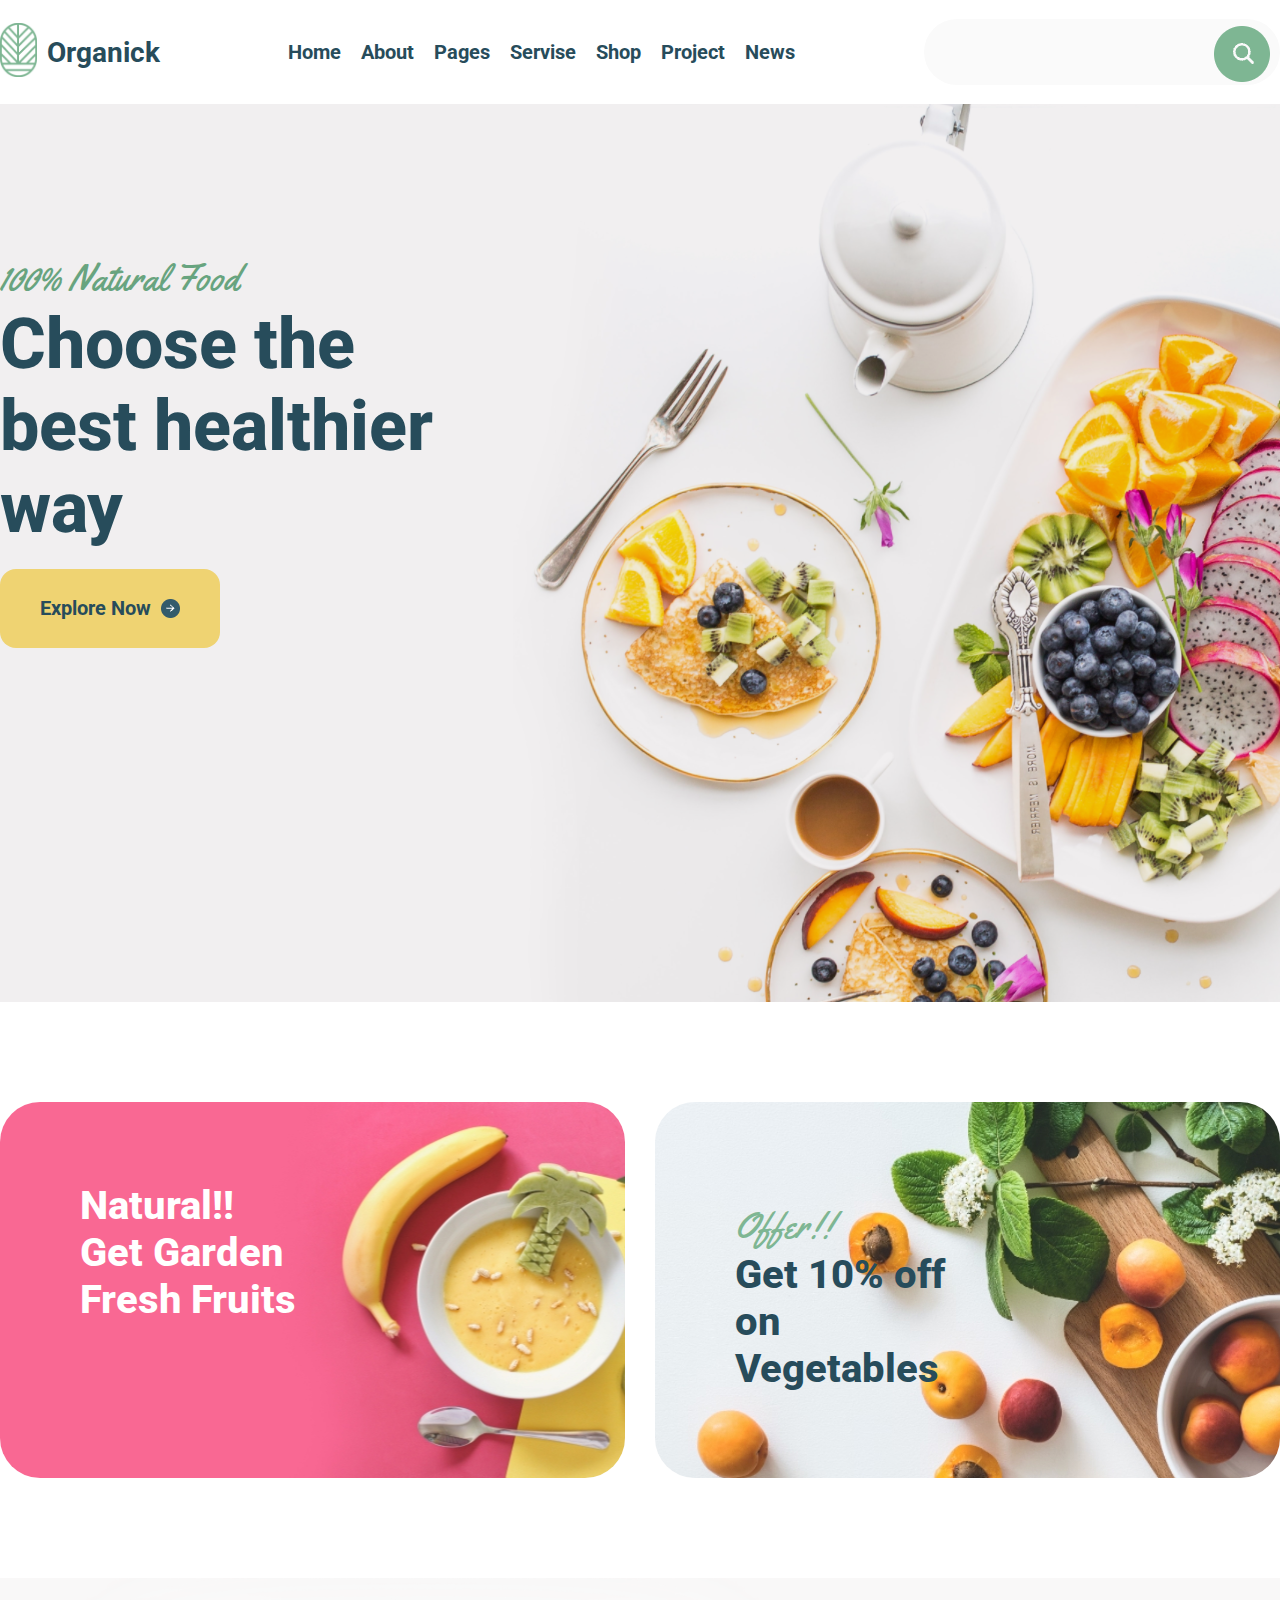
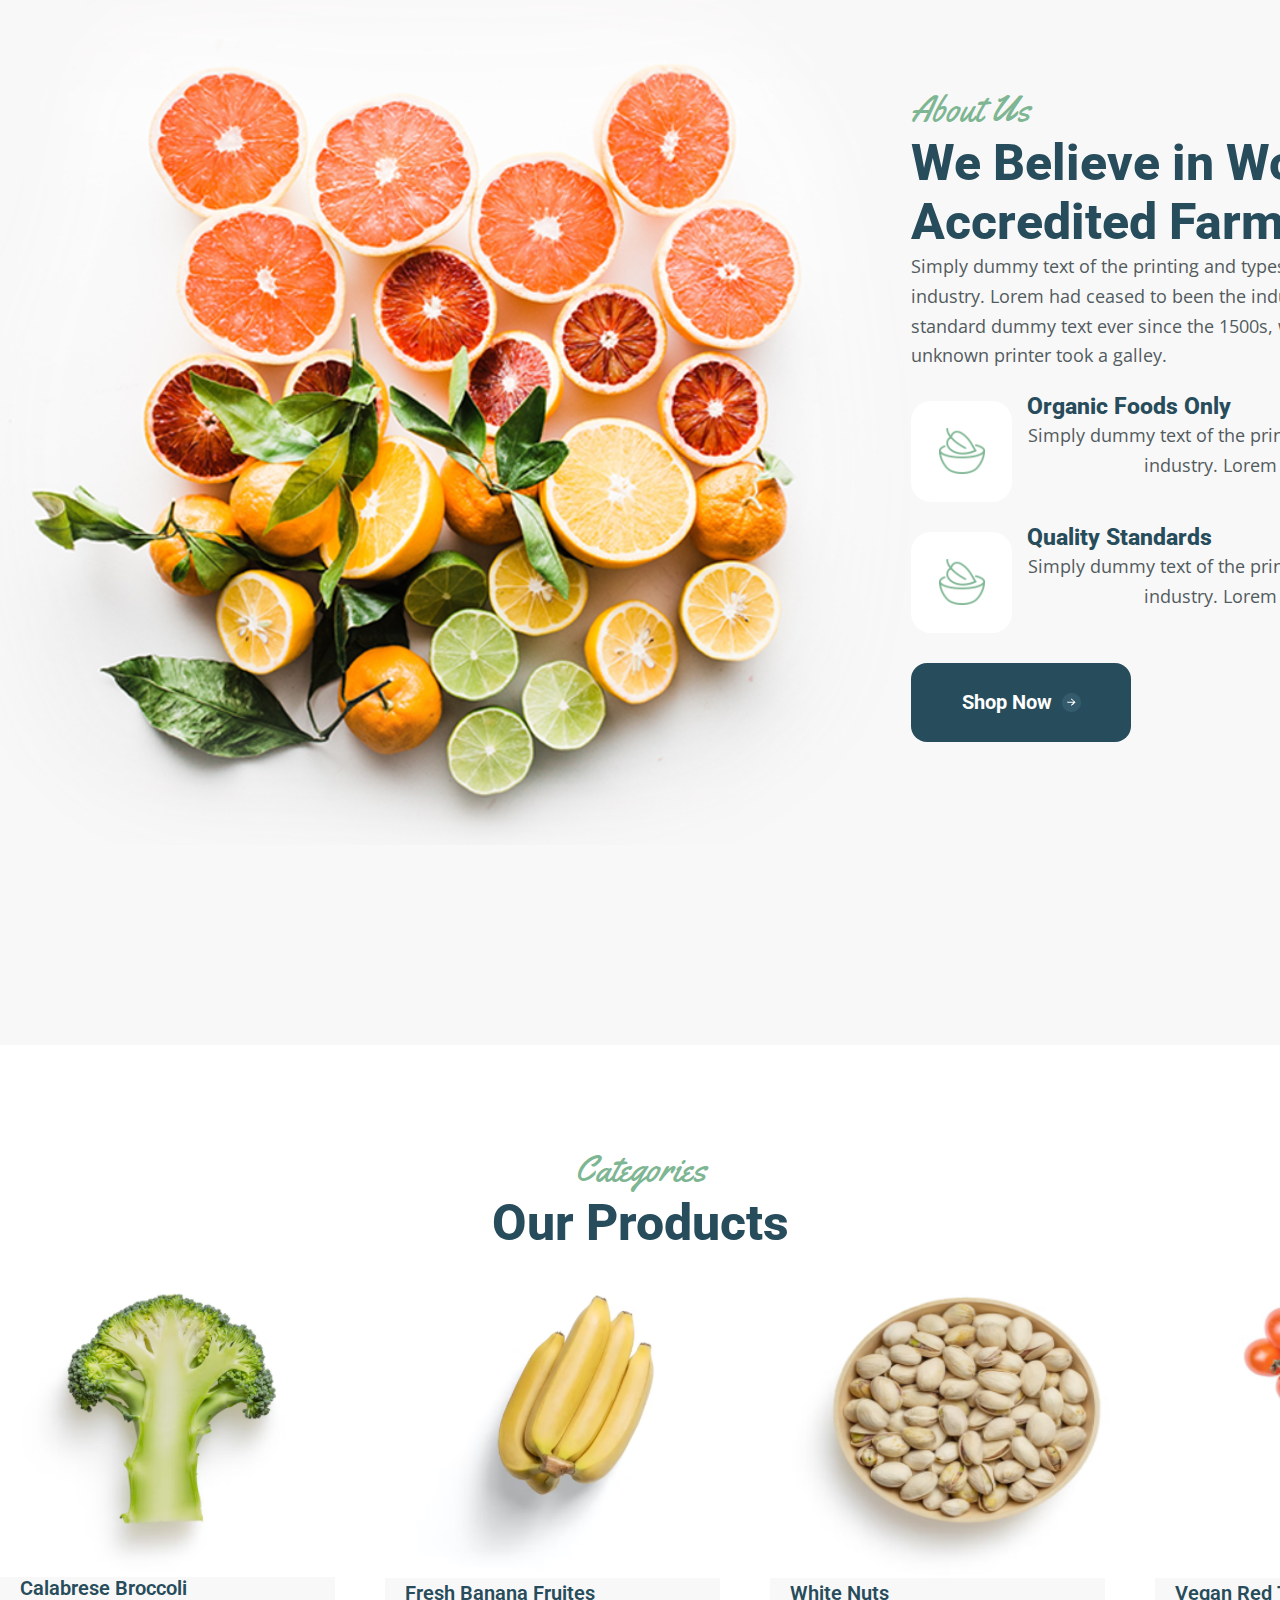
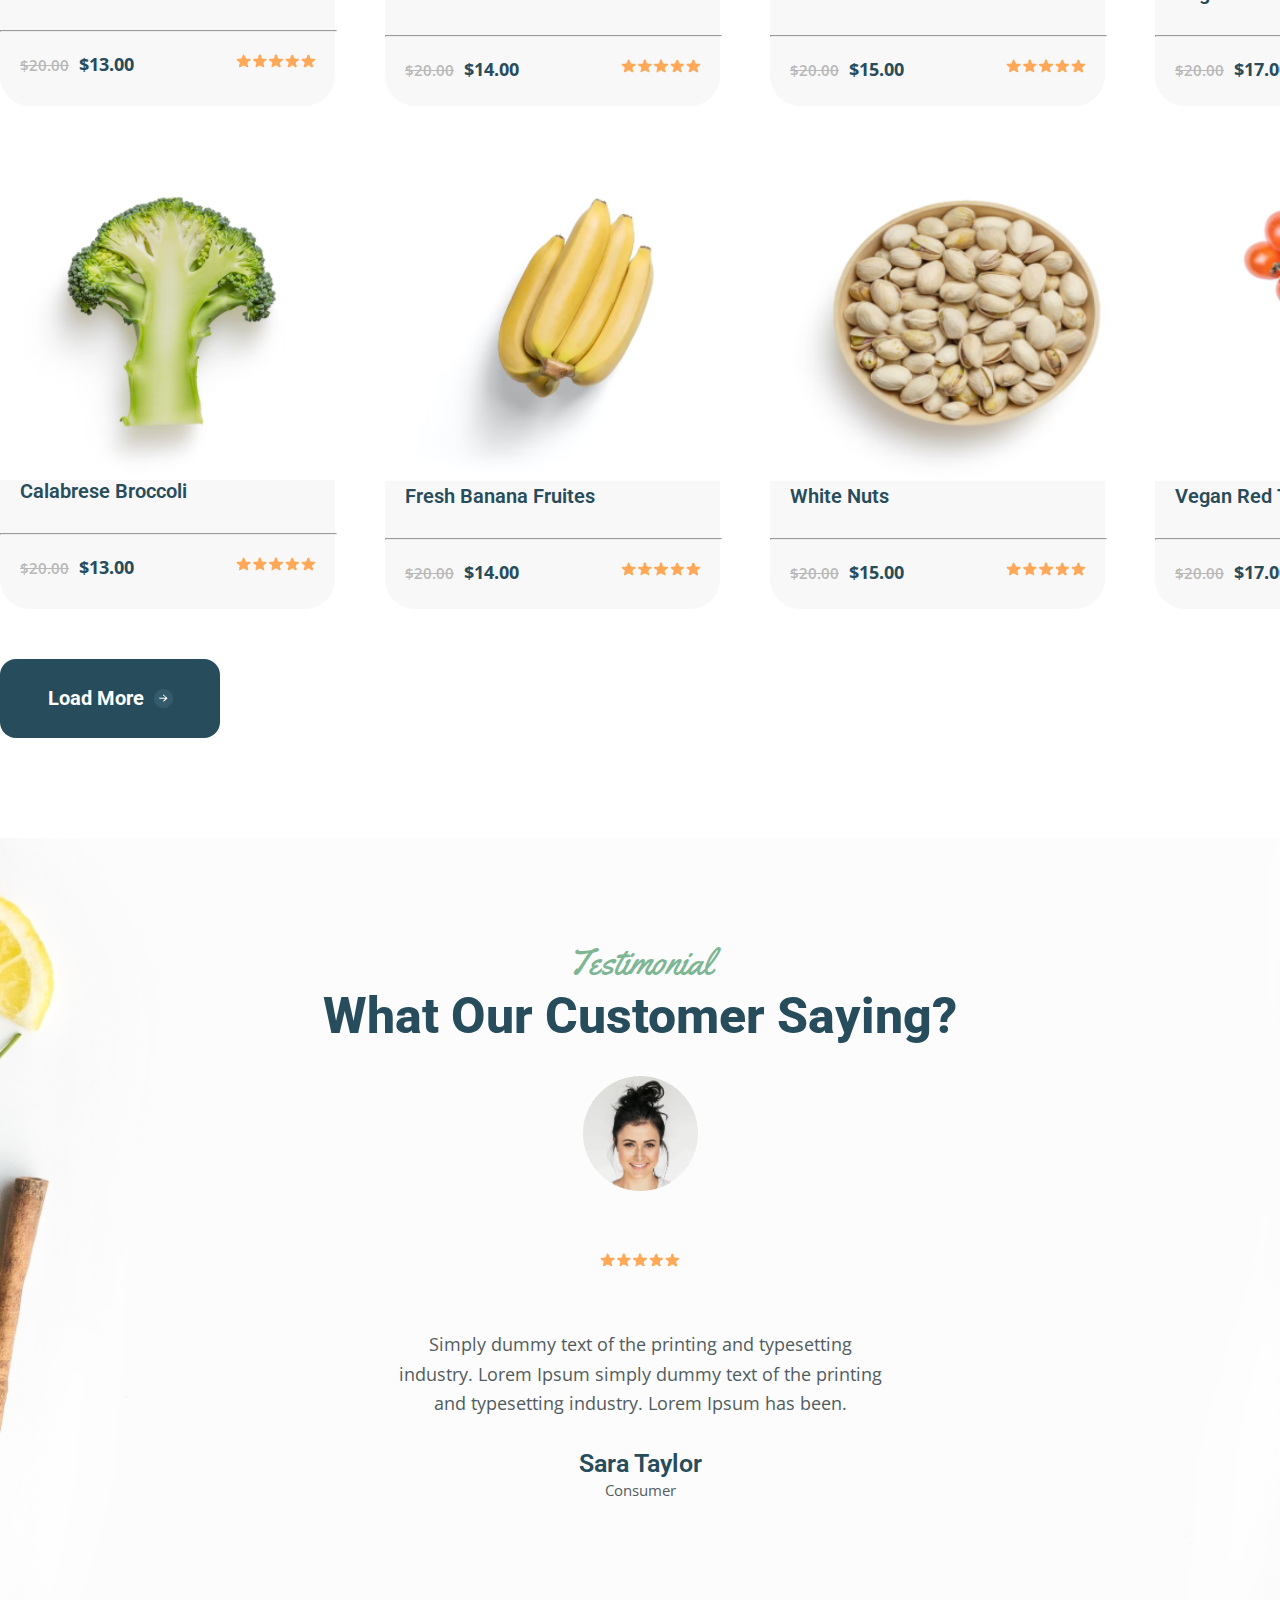
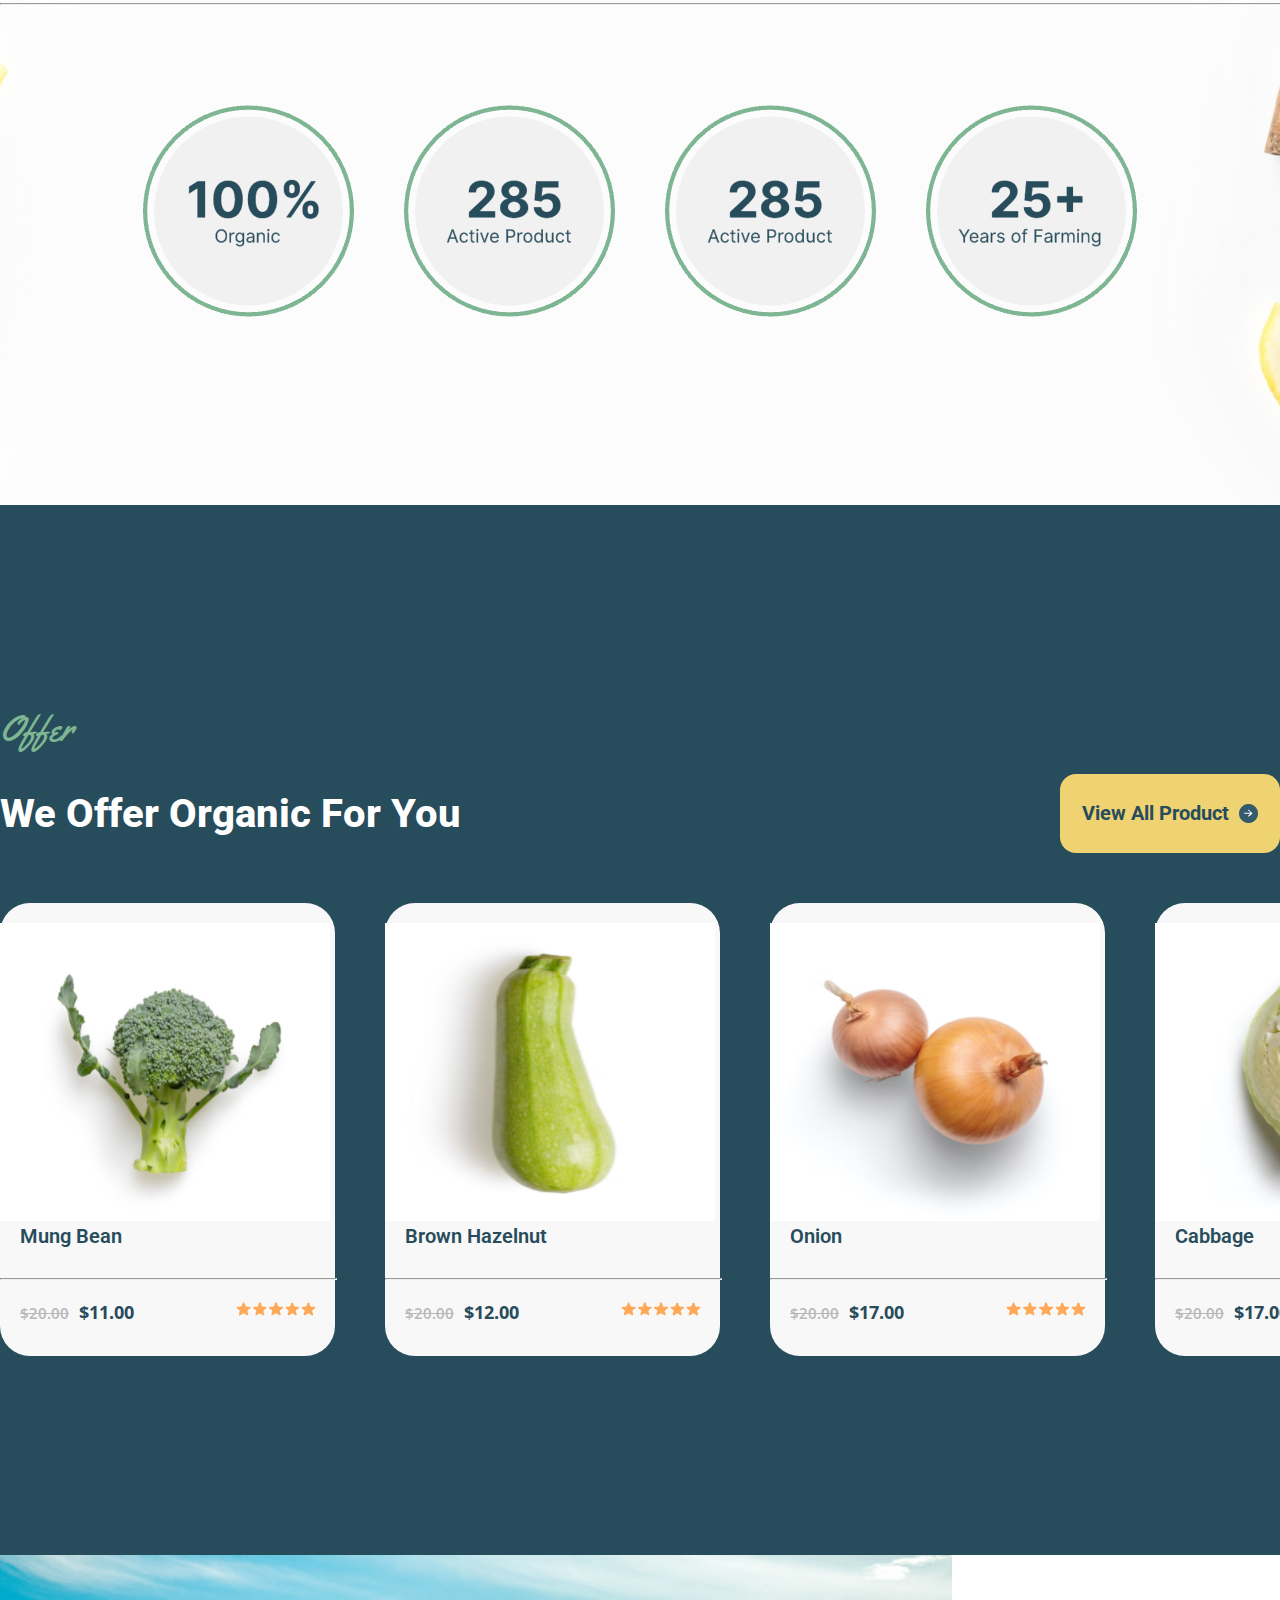
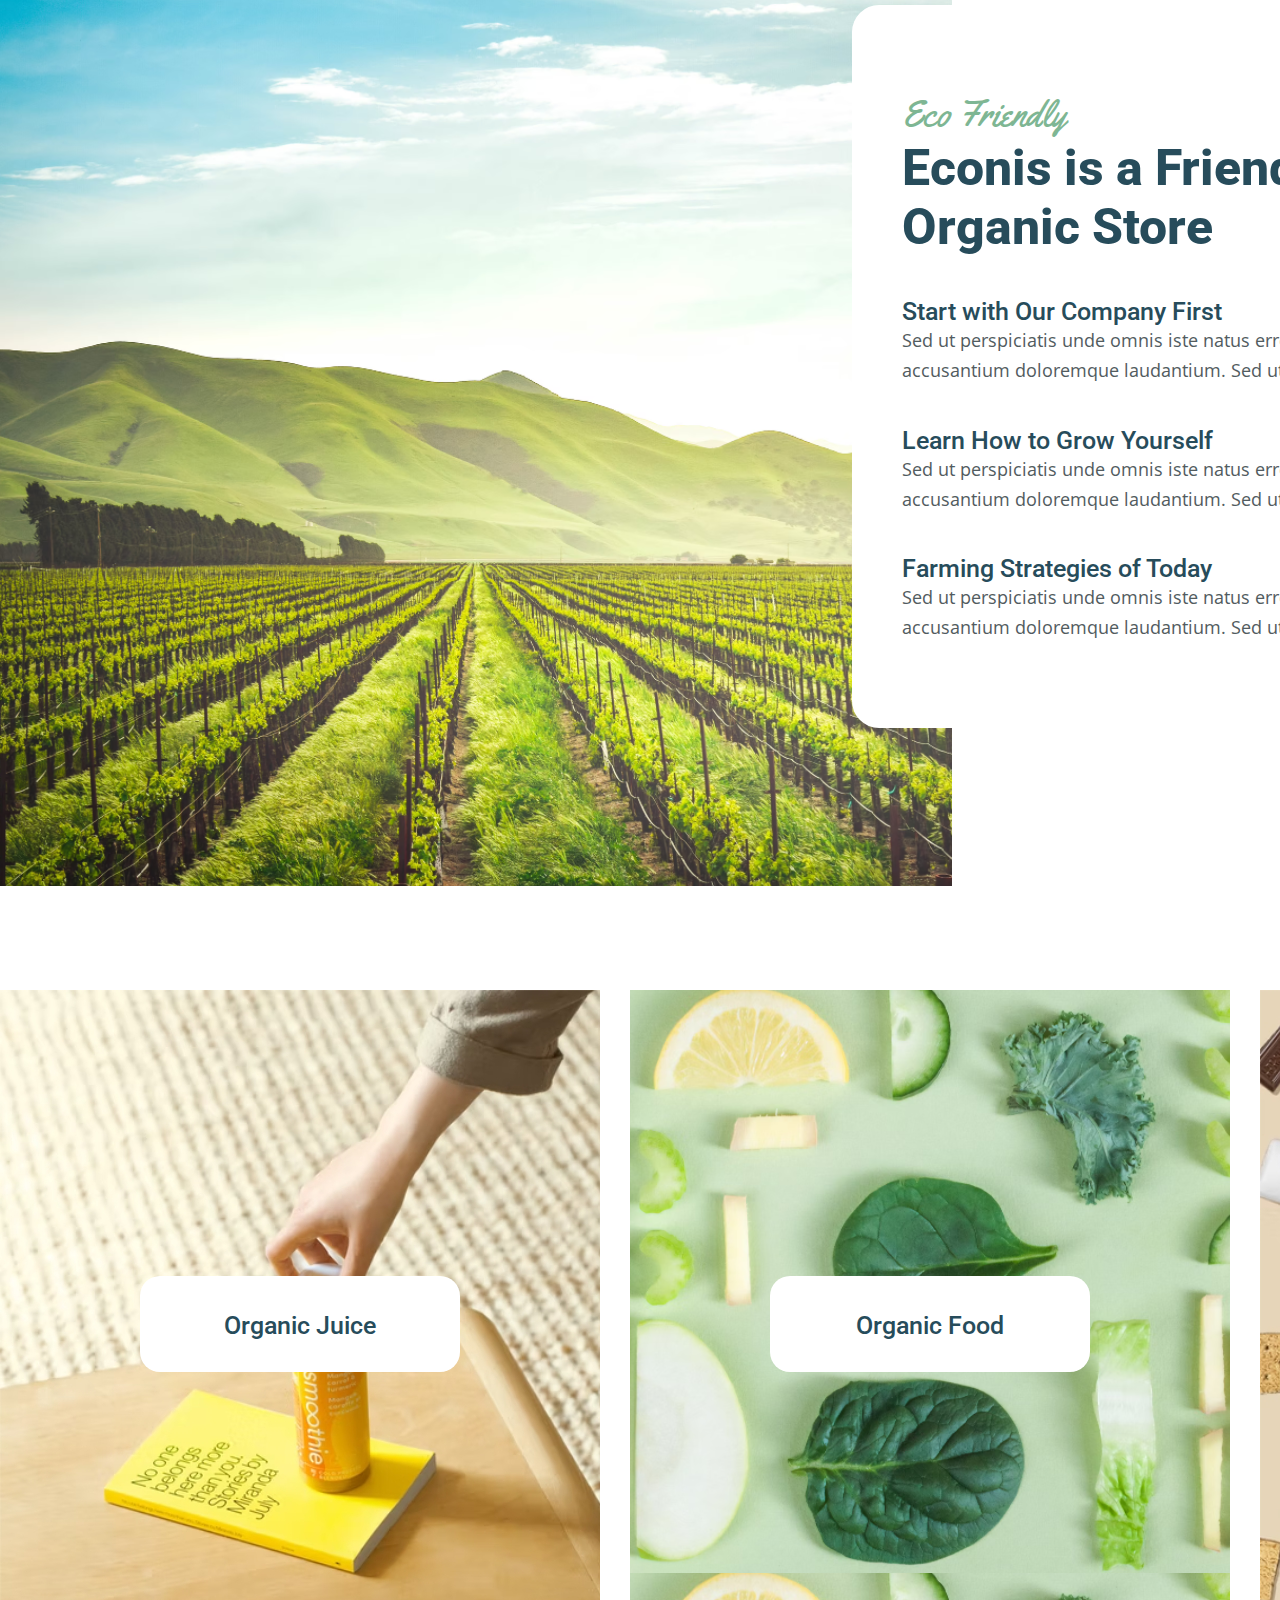
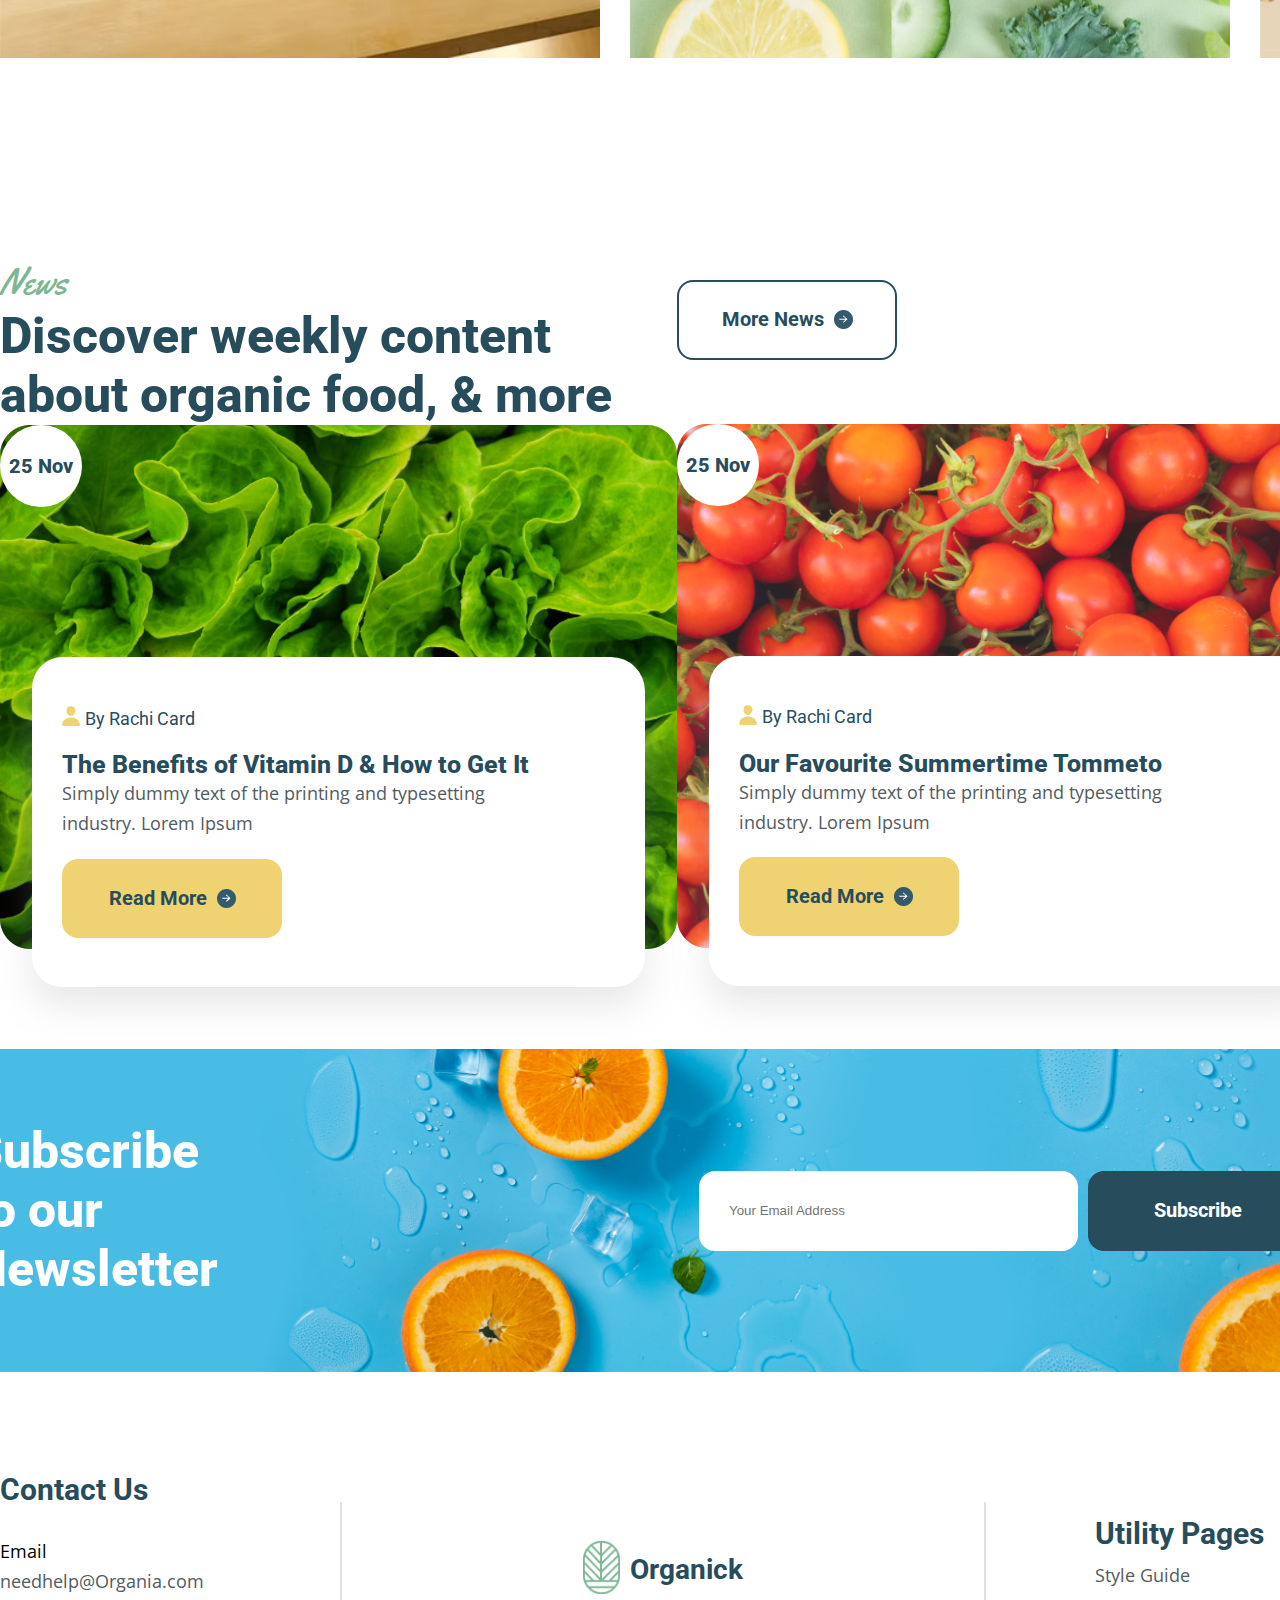
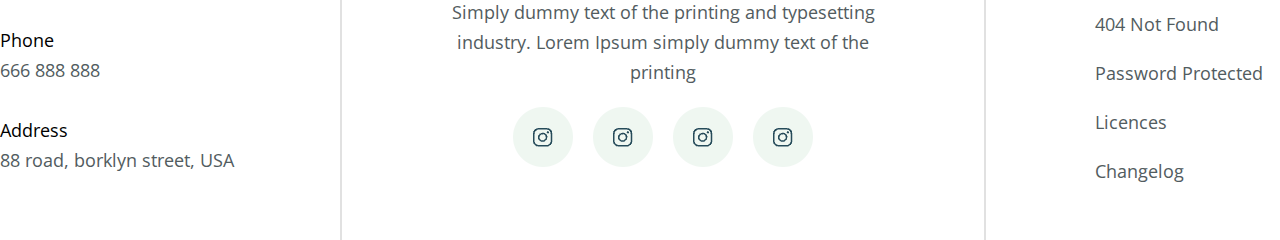
<file: index.html>
<!DOCTYPE html>
<html lang="en">

<head>
    <meta charset="UTF-8">
    <meta name="viewport" content="width=device-width, initial-scale=1.0">
    <title>Document</title>
    <link rel="preconnect" href="https://fonts.googleapis.com">
    <link rel="preconnect" href="https://fonts.gstatic.com" crossorigin>
    <link href="https://fonts.googleapis.com/css2?family=Yellowtail&display=swap" rel="stylesheet">

    <link rel="preconnect" href="https://fonts.googleapis.com">
    <link rel="preconnect" href="https://fonts.gstatic.com" crossorigin>
    <link
        href="https://fonts.googleapis.com/css2?family=Roboto:ital,wght@0,100;0,300;0,400;0,500;0,700;0,900;1,100;1,300;1,400;1,500;1,700;1,900&family=Yellowtail&display=swap"
        rel="stylesheet">

    <link rel="preconnect" href="https://fonts.googleapis.com">
    <link rel="preconnect" href="https://fonts.gstatic.com" crossorigin>
    <link href="https://fonts.googleapis.com/css2?family=Open+Sans:ital,wght@0,300..800;1,300..800&display=swap"
        rel="stylesheet">
    <!-- link_css -->
    <link rel="stylesheet" href="./assets/css/style.css">
</head>

<body>

    <!-- header_start -->
    <header>
        <div class="container">
            <div class="header_style">
                <div class="intro">
                    <div class="header_left_center_right">
                        <img src="./assets/images/organic.png" alt="Organick">
                    </div>

                    <div class="header_text">Organick</div>
                </div>

                <div class="header_center">
                    <nav>
                        <ul>
                            <li>Home</li>
                            <li><a href="./html/about.html">About</a></li>
                            <li>Pages</li>
                            <li>Servise</li>
                            <li>Shop</li>
                            <li>Project</li>
                            <li>News</li>
                        </ul>
                    </nav>
                </div>

                <div class="header_right">
                    <div class="bg">
                        <div class="control">
                            <div class="intro_inner">
                                <img src="./assets/images/poisk.png" alt="Search">
                            </div>

                            <div class="inner">
                                <img src="./assets/images/button.png" alt="Cart">
                            </div>
                        </div>
                    </div>
                </div>
            </div>
        </div>
    </header>

    <!-- header_end -->

    <!-- section_start -->
    <section class="section_bg">
        <div class="container">
            <div class="section_intro">
                <div class="inner_section_left">100% Natural Food</div>
                <h1>Choose the best
                    healthier way</h1>
                <button>Explore Now <img src="./assets/images/next.png" alt="zvezdi"></button>
            </div>
        </div>
    </section>

    <!-- section_end -->
    <section>
        <div class="container">
            <div class="intro_control">
                <div class="inner_control_bg_left">
                    <h2 class="text">Natural!! Get Garden Fresh Fruits</h2>
                </div>
                <div class="inner_control_bg_right">
                    <div class="con">
                        <h6 class="text_control">Offer!!</h6>
                        <div class="text_con">Get 10% off
                            on Vegetables</div>
                    </div>
                </div>
            </div>
        </div>
    </section>

    <!-- section_end -->

    <!-- section_start -->
    <section class="sec_bg">
        <div class="container">
            <div class="header_headers">
                <div class="headers_header_left">
                    <img src="./assets/images/mandarin.png" alt="mandarin">
                </div>
                <div class="headers_header_right">
                    <div class="text_control">About Us</div>
                    <h2>We Believe in Working
                        Accredited Farmers</h2>
                    <p>Simply dummy text of the printing and typesetting industry. Lorem had ceased to
                        been the industry's standard dummy text ever since the 1500s, when an unknown printer took a
                        galley.</p>

                    <div class="new">
                        <div class="new__bg">
                            <img src="./assets/images/listya.png" alt="bark">
                        </div>
                        <div class="con_1">
                            <div class="text_con_1">Organic Foods Only</div>
                            <p class="p">Simply dummy text of the printing and typesetting industry. Lorem Ipsum</p>
                        </div>
                    </div>

                    <div class="new">
                        <div class="new__bg">
                            <img src="./assets/images/listya.png" alt="bark">
                        </div>
                        <div class="con_1">
                            <div class="text_con_1">Quality Standards</div>
                            <p class="p">Simply dummy text of the printing and typesetting industry. Lorem Ipsum</p>
                        </div>
                    </div>

                    <button class="button">Shop Now <img src="./assets/images/next.png" alt="zvezdi"></button>
                </div>
            </div>
        </div>
    </section>

    <!-- section_end -->

    <!-- section_start -->
    <section>
        <div class="container">
            <div class="inintro">
                <div class="trust_dies">Categories </div>
                <h3>Our Products</h3>
                <div class="banda">
                    <div class="banda_bg">
                        <div class="img_banda">
                            <img src="./assets/images/brocoli.png" alt="Broccoli">
                        </div>
                        <div class="banda_text">Calabrese Broccoli</div>
                        <hr>

                        <div class="banda__text">
                            <div class="color_banda">
                                <s>$20.00</s>
                                <div class="sviti">$13.00</div>
                            </div>

                            <div class="sviti_img">
                                <img src="./assets/images/zvezdi.png" alt="zvezdi">
                            </div>
                        </div>
                    </div>

                    <div class="banda_bg">
                        <div class="img_banda_1">
                            <img src="./assets/images/banana.png" alt="Banana">
                        </div>
                        <div class="banda_text">Fresh Banana Fruites</div>
                        <hr>

                        <div class="banda__text">
                            <div class="color_banda">
                                <s>$20.00</s>
                                <div class="sviti">$14.00</div>
                            </div>

                            <div class="sviti_img">
                                <img src="./assets/images/zvezdi.png" alt="zvezdi">
                            </div>
                        </div>
                    </div>

                    <div class="banda_bg">
                        <div class="img_banda_2">
                            <img src="./assets/images/yongok.png" alt="yongok">
                        </div>
                        <div class="banda_text">White Nuts</div>
                        <hr>

                        <div class="banda__text">
                            <div class="color_banda">
                                <s>$20.00</s>
                                <div class="sviti">$15.00</div>
                            </div>

                            <div class="sviti_img">
                                <img src="./assets/images/zvezdi.png" alt="zvezdi">
                            </div>
                        </div>
                    </div>

                    <div class="banda_bg">
                        <div class="img_banda_3">
                            <img src="./assets/images/pomidor.png" alt="pomidor">
                        </div>
                        <div class="banda_text">Vegan Red Tomato</div>
                        <hr>

                        <div class="banda__text">
                            <div class="color_banda">
                                <s>$20.00</s>
                                <div class="sviti">$17.00</div>
                            </div>

                            <div class="sviti_img">
                                <img src="./assets/images/zvezdi.png" alt="zvezdi">
                            </div>
                        </div>
                    </div>
                </div>

                <div class="banda_1">
                    <div class="banda_bg">
                        <div class="img_banda">
                            <img src="./assets/images/brocoli.png" alt="Broccoli">
                        </div>
                        <div class="banda_text">Calabrese Broccoli</div>
                        <hr>

                        <div class="banda__text">
                            <div class="color_banda">
                                <s>$20.00</s>
                                <div class="sviti">$13.00</div>
                            </div>

                            <div class="sviti_img">
                                <img src="./assets/images/zvezdi.png" alt="zvezdi">
                            </div>
                        </div>
                    </div>

                    <div class="banda_bg">
                        <div class="img_banda_1">
                            <img src="./assets/images/banana.png" alt="Banana">
                        </div>
                        <div class="banda_text">Fresh Banana Fruites</div>
                        <hr>

                        <div class="banda__text">
                            <div class="color_banda">
                                <s>$20.00</s>
                                <div class="sviti">$14.00</div>
                            </div>

                            <div class="sviti_img">
                                <img src="./assets/images/zvezdi.png" alt="zvezdi">
                            </div>
                        </div>
                    </div>

                    <div class="banda_bg">
                        <div class="img_banda_2">
                            <img src="./assets/images/yongok.png" alt="yongok">
                        </div>
                        <div class="banda_text">White Nuts</div>
                        <hr>

                        <div class="banda__text">
                            <div class="color_banda">
                                <s>$20.00</s>
                                <div class="sviti">$15.00</div>
                            </div>

                            <div class="sviti_img">
                                <img src="./assets/images/zvezdi.png" alt="zvezdi">
                            </div>
                        </div>
                    </div>

                    <div class="banda_bg">
                        <div class="img_banda_3">
                            <img src="./assets/images/pomidor.png" alt="pomidor">
                        </div>
                        <div class="banda_text">Vegan Red Tomato</div>
                        <hr>

                        <div class="banda__text">
                            <div class="color_banda">
                                <s>$20.00</s>
                                <div class="sviti">$17.00</div>
                            </div>

                            <div class="sviti_img">
                                <img src="./assets/images/zvezdi.png" alt="zvezdi">
                            </div>
                        </div>
                    </div>
                </div>

                <button class="button_b">Load More <img src="./assets/images/next.png" alt="next"></button>
            </div>
        </div>
    </section>
    <!-- section_end -->

    <!-- section_start -->
    <section class="inputs_bg">
        <div class="container">
            <div class="inputs">
                <div class="trust_dies">Testimonial</div>
                <h3>What Our Customer Saying?</h3>

                <div class="df">
                    <div class="img_df">
                        <img src="./assets/images/hola.png" alt="hola">
                    </div>

                    <div class="img_df">
                        <img src="./assets/images/zvezdi.png" alt="zvezdi">
                    </div>
                </div>

                <div class="inner_intro_btn_btn">
                    <p class="p_new">Simply dummy text of the printing and typesetting industry. Lorem Ipsum simply
                        dummy
                        text of the printing and typesetting industry. Lorem Ipsum has been.</p>
                </div>


                <div class="div">Sara Taylor</div>
                <div class="class">Consumer</div>

                <hr class="hr">


                <div class="big_boss">
                    <div class="imdora">
                        <img src="./assets/images/1.png" alt="osenka">
                    </div>

                    <div class="imdora">
                        <img src="./assets/images/2.png" alt="osenka">
                    </div>

                    <div class="imdora">
                        <img src="./assets/images/2.png" alt="osenka">
                    </div>

                    <div class="imdora">
                        <img src="./assets/images/4.png" alt="osenka">
                    </div>
                </div>
            </div>
        </div>
    </section>
    <!-- section_end -->

    <!-- section_start -->
    <section class="navbar_bg">
        <div class="container">
            <div class="navbar">
                <h6 class="product">Offer</h6>

                <div class="product_natural">
                    <h2 class="product_navbar">We Offer Organic For You</h2>

                    <button class="view">View All Product <img src="./assets/images/next.png" alt="next"></button>
                </div>

                <div class="banda_1">
                    <div class="banda_bg">
                        <div class="img_banda_99">
                            <img src="./assets/images/broccolli.png" alt="Broccoli">
                        </div>
                        <div class="banda_text">Mung Bean</div>
                        <hr>

                        <div class="banda__text">
                            <div class="color_banda">
                                <s>$20.00</s>
                                <div class="sviti">$11.00</div>
                            </div>

                            <div class="sviti_img">
                                <img src="./assets/images/zvezdi.png" alt="zvezdi">
                            </div>
                        </div>
                    </div>

                    <div class="banda_bg">
                        <div class="img_banda_99">
                            <img src="./assets/images/balgarskiy.png" alt="balgar...">
                        </div>
                        <div class="banda_text">Brown Hazelnut</div>
                        <hr>

                        <div class="banda__text">
                            <div class="color_banda">
                                <s>$20.00</s>
                                <div class="sviti">$12.00</div>
                            </div>

                            <div class="sviti_img">
                                <img src="./assets/images/zvezdi.png" alt="zvezdi">
                            </div>
                        </div>
                    </div>

                    <div class="banda_bg">
                        <div class="img_banda_99">
                            <img src="./assets/images/piyoz.png" alt="piyoz">
                        </div>
                        <div class="banda_text">Onion</div>
                        <hr>

                        <div class="banda__text">
                            <div class="color_banda">
                                <s>$20.00</s>
                                <div class="sviti">$17.00</div>
                            </div>

                            <div class="sviti_img">
                                <img src="./assets/images/zvezdi.png" alt="zvezdi">
                            </div>
                        </div>
                    </div>

                    <div class="banda_bg">
                        <div class="img_banda_99">
                            <img src="./assets/images/sir.png" alt="sir">
                        </div>
                        <div class="banda_text">Cabbage</div>
                        <hr>

                        <div class="banda__text">
                            <div class="color_banda">
                                <s>$20.00</s>
                                <div class="sviti">$17.00</div>
                            </div>

                            <div class="sviti_img">
                                <img src="./assets/images/zvezdi.png" alt="zvezdi">
                            </div>
                        </div>
                    </div>
                </div>
            </div>
        </div>
    </section>
    <!-- section_end -->

    <!-- secion_start -->
    <section>
        <div class="offer">
            <div class="ofer">
                <img src="./assets/images/polyana.png" alt="polyana">
            </div>
            <div class="offfer_bg">
                <div class="blok">
                    <div class="block">Eco Friendly</div>

                    <p class="product_natural_block">Econis is a Friendly
                        Organic Store</p>

                    <div class="new_natural">
                        <h5>Start with Our Company First</h5>

                        <p class="product_natural_block_blok">Sed ut perspiciatis unde omnis iste natus error sit
                            voluptat accusantium doloremque laudantium.
                            Sed ut perspiciatis.</p>
                    </div>

                    <div class="new_natural">
                        <h5>Learn How to Grow Yourself</h5>

                        <p class="product_natural_block_blok">Sed ut perspiciatis unde omnis iste natus error sit
                            voluptat accusantium doloremque laudantium.
                            Sed ut perspiciatis.</p>
                    </div>

                    <div class="new_natural">
                        <h5>Farming Strategies of Today</h5>

                        <p class="product_natural_block_blok">Sed ut perspiciatis unde omnis iste natus error sit
                            voluptat accusantium doloremque laudantium.
                            Sed ut perspiciatis.</p>
                    </div>
                </div>
            </div>
        </div>
    </section>

    <!-- section_end -->

    <!-- section_start -->
    <section>
        <div class="intro_block">
            <div class="frendly_blok">
                <div class="intro_blok">
                    <div class="bg_btn_intro_inner_inner">
                        <h6 class="button_natural">Organic Juice</h6>
                    </div>
                </div>
            </div>

            <div class="frendly_blok">
                <div class="intro_blok_1">
                    <div class="bg_btn_intro_inner_inner">
                        <h6 class="button_natural">Organic Food</h6>
                    </div>
                </div>
            </div>

            <div class="frendly_blok">
                <div class="intro_blok_2">
                    <div class="bg_btn_intro_inner_inner">
                        <h6 class="button_natural">Nuts Cookis</h6>
                    </div>
                </div>
            </div>
        </div>
    </section>
    <!-- section_end -->

    <!-- section_start -->
    <section>
        <div class="container">
            <div class="newss">
                <div class="news_left">
                    <div class="news_blok">News</div>
                    <p class="news__blok">Discover weekly content about organic food, & more</p>
                    <div class="btn">
                        <div class="img_btn">
                            <div class="btn_bg">
                                <div class="btn_text">25
                                    Nov</div>
                            </div>

                            <div class="btn_next_bg">
                                <div class="control_btn">
                                    <div class="control_next">
                                        <div class="img_control">
                                            <img src="./assets/images/chelovek.png" alt="chelovek">
                                        </div>

                                        <p class="btn_text_next">By Rachi Card</p>
                                    </div>
                                    <h6>The Benefits of Vitamin D & How to Get It</h6>
                                    <p class="control_natural">Simply dummy text of the printing and typesetting
                                        industry. Lorem Ipsum</p>

                                    <button>Read More <img src="./assets/images/next.png" alt="next"></button>
                                </div>
                            </div>

                        </div>
                    </div>
                </div>

                <div class="news_right">
                    <button class="button_btn">More News <img src="./assets/images/next.png" alt="next"></button>
                    <div class="btn_1">
                        <div class="img_btn_1">
                            <div class="btn_bg">
                                <div class="btn_text">25
                                    Nov</div>
                            </div>

                            <div class="btn_next_bg">
                                <div class="control_btn">
                                    <div class="control_next">
                                        <div class="img_control">
                                            <img src="./assets/images/chelovek.png" alt="chelovek">
                                        </div>

                                        <p class="btn_text_next">By Rachi Card</p>
                                    </div>
                                    <h6>Our Favourite Summertime Tommeto</h6>
                                    <p class="control_natural">Simply dummy text of the printing and typesetting
                                        industry. Lorem Ipsum</p>

                                    <button>Read More <img src="./assets/images/next.png" alt="next"></button>
                                </div>
                            </div>

                        </div>
                    </div>
                </div>
            </div>
        </div>
    </section>
    <!-- section_end -->

    <!-- section_start -->
    <section class="intro_btn_bg">
        <div class="container">
            <div class="intro_inner_btn">
                <h2 class="news_btn_left">Subscribe to
                    our Newsletter
                </h2>
                <div class="news_btn_right">
                    <input type="text" placeholder="Your Email Address">
                    <button class="intro_button">Subscribe</button>
                </div>
            </div>
        </div>
    </section>

    <!-- section_end -->
<section></section>
    <!-- footer_start -->
    <footer>
        <div class="container">
            <div class="footer_btn_next">
                <div class="footer">
                    <div class="dictation">
                        <div class="footer_btn">Contact Us</div>

                        <div class="div_footer"><span>Email</span>
                            needhelp@Organia.com</div>

                        <div class="div_footer_1"><span>Phone</span>
                            <br> 666 888 888
                        </div>

                        <div class="div_footer_2"><span>Address</span>
                            <br> 88 road, borklyn street, USA
                        </div>
                    </div>

                    <hr class="hrr">
                </div>
                <div class="style">
                    <div class="intro">
                        <div class="header_left_center_right">
                            <img src="./assets/images/organic.png" alt="Organick">
                        </div>

                        <div class="header_text">Organick</div>
                    </div>
                    <div class="div_footer_intro">
                        <p class="p">Simply dummy text of the printing and typesetting industry.
                            Lorem Ipsum simply dummy text of the printing </p>
                    </div>

                    <div class="news_news">
                        <div class="img_intro_btn">
                            <img src="./assets/images/instagram.png" alt="instagram">
                        </div>

                        <div class="img_intro_btn">
                            <img src="./assets/images/instagram.png" alt="instagram">
                        </div>

                        <div class="img_intro_btn">
                            <img src="./assets/images/instagram.png" alt="instagram">
                        </div>

                        <div class="img_intro_btn">
                            <img src="./assets/images/instagram.png" alt="instagram">
                        </div>
                    </div>
                </div>

                <hr class="hrr">

                <div class="bbtn">
                    <div class="footer_btn">Utility Pages</div>

                    <div class="div_class_footer_btn_intro">Style Guide
                        <br> 404 Not Found
                        Password Protected
                        Licences <br>
                        Changelog
                    </div>
                </div>

            </div>
        </div>
    </footer>

    <!-- footer_end -->


</body>

</html>
</file>
<file: assets/css/style.css>
/* ****** */
* {
    margin: 0;
    padding: 0;
}

/* container_start */
.container {
    max-width: 1400.21px;
    width: 100%;
    margin: 0 auto;
}

/* header_start */
header {
    display: flex;
    align-items: center;
    width: 100%;
    height: 104px;
}

.header_left_center_right img {
    width: 36.58px;
    height: 53.72px;
}

.intro {
    display: flex;
    align-items: center;
    gap: 10px;
}

.header_text {
    color: rgb(39, 76, 91);
    font-family: Roboto;
    font-size: 28px;
    font-weight: 700;
    line-height: 45px;
}

ul {
    display: flex;
    gap: 20px;
}

li {
    color: rgb(39, 76, 91);
    font-family: Roboto;
    font-size: 20px;
    font-weight: 700;
    line-height: 23px;
    list-style: none;
}

a {
    color: rgb(39, 76, 91);
    font-family: Roboto;
    font-size: 20px;
    font-weight: 700;
    line-height: 23px;
    text-decoration: none;
}

.header_style {
    display: flex;
    justify-content: space-between;
    align-items: center;
}

.bg {
    width: 356px;
    height: 66px;
    border-radius: 36px;

    background: rgb(250, 250, 250);
}

.intro_inner {
    display: flex;
    align-items: center;
    padding-left: 290px;
}

.control {
    display: flex;
    gap: 20px;
}

/* header_end */

/* section_start */
.section_bg {
    width: 100%;
    height: 898px;
    background: url(../../assets/images/Image.png) center no-repeat;
    background-size: cover;
}

.inner_section_left {
    color: rgb(104, 164, 127);
    font-family: Yellowtail;
    font-size: 36px;
    padding-top: 150px;
    font-weight: 400;
    line-height: 49px;
}

h1 {
    color: rgb(39, 76, 91);
    font-family: Roboto;
    font-size: 70px;
    width: 440px;
    font-weight: 800;
    line-height: 82px;
}

button {
    width: 220px;
    height: 79px;
    color: rgb(39, 76, 91);
    font-family: Roboto;
    font-size: 20px;
    font-weight: 700;
    display: flex;
    justify-content: center;
    align-items: center;
    gap: 10px;
    margin-top: 20px;
    cursor: pointer;
    line-height: 23px;
    border: none;
    border-radius: 16px;

    background: rgb(239, 211, 114);
}

/* section_end */

/* section_start */
.inner_control_bg_left {
    width: 694px;
    height: 376px;
    border-radius: 40px;
    background: url(../../assets/images/Photo.jpeg) center no-repeat;
}

.intro_control {
    display: flex;
    align-items: center;
    height: 376px;
    justify-content: center;
    gap: 30px;
    padding-top: 100px;
}

.text {
    color: rgb(255, 255, 255);
    font-family: Roboto;
    font-size: 40px;
    padding: 80px;
    font-weight: 800;
    line-height: 47px;
    width: 217.63px;
}

.inner_control_bg_right {
    width: 694px;
    height: 376px;
    border-radius: 40px;
    background: url(../../assets/images/Photo\ \(1\).jpeg) center no-repeat;
}

.text_control {
    color: rgb(126, 182, 147);
    font-family: Yellowtail;
    font-size: 36px;
    font-weight: 400;
    line-height: 49px;
}

.con {
    display: flex;
    flex-direction: column;
    padding: 80px;
}

.text_con {
    color: rgb(39, 76, 91);
    font-family: Roboto;
    font-size: 40px;
    font-weight: 800;
    line-height: 47px;
    width: 217.63px;
}

/* section_end */

/* section_start */
.header_headers {
    display: flex;
    justify-content: space-between;
    align-items: center;
}

.sec_bg {
    width: 100%;
    height: 1067px;
    margin-top: 100px;
    background: rgb(249, 248, 248);
}

h2 {
    color: rgb(39, 76, 91);
    font-family: Roboto;
    font-size: 50px;
    font-weight: 800;
    width: 702px;
    line-height: 59px;
}

p {
    color: rgb(82, 92, 96);
    font-family: Open Sans;
    font-size: 18px;
    font-weight: 400;
    width: 490px;
    line-height: 165.4%;
}

.new__bg {
    width: 101px;
    height: 101px;
    display: flex;
    align-items: center;
    justify-content: center;
    border-radius: 20px;

    background: rgb(255, 255, 255);
    margin-top: 30px;
}

.new {
    display: flex;
    align-items: center;
    gap: 15px;
}

.text_con_1 {
    color: rgb(39, 76, 91);
    font-family: Roboto;
    font-size: 23px;
    font-weight: 800;
    line-height: 29px;
}

.p {
    color: rgb(82, 92, 96);
    font-family: Open Sans;
    font-size: 18px;
    width: 424px;
    font-weight: 400;
    line-height: 165.4%;
}

.button {
    width: 220px;
    height: 79px;
    border-radius: 16px;

    background: rgb(39, 76, 91);
    color: rgb(255, 255, 255);
    font-family: Roboto;
    font-size: 20px;
    font-weight: 700;
    margin-top: 30px;
    cursor: pointer;
    line-height: 23px;
    display: flex;
    align-items: center;
    justify-content: center;
    gap: 10px;
}

/* section_end */

.trust_dies {
    color: rgb(126, 182, 147);
    font-family: Yellowtail;
    font-size: 36px;
    font-weight: 400;
    line-height: 49px;
    padding-top: 100px;
    display: flex;
    justify-content: center;
    align-items: center;
    text-align: center;
}

h3 {
    color: rgb(39, 76, 91);
    font-family: Roboto;
    font-size: 50px;
    font-weight: 800;
    line-height: 59px;
    display: flex;
    justify-content: center;
    align-items: center;
    text-align: center;
}


.banda_bg {
    width: 335px;
    height: 453px;
    border-radius: 30px;

    background: rgb(249, 248, 248);
}

.img_banda {
    display: flex;
    justify-content: center;
    align-items: center;
}

.banda_text {
    color: rgb(39, 76, 91);
    font-family: Roboto;
    font-size: 20px;
    font-weight: 600;
    line-height: 23px;
    padding-left: 20px;
}

hr {
    width: 334.99px;
    display: flex;
    align-items: center;
    margin-top: 30px;
}

s {
    color: rgb(184, 184, 184);
    font-family: Open Sans;
    font-size: 15px;
    font-weight: 600;
    line-height: 20px;
}

.banda__text {
    display: flex;
    gap: 100px;
    padding: 20px;
}

.color_banda {
    display: flex;
    align-items: center;

    gap: 10px;
}

.sviti {
    color: rgb(39, 76, 91);
    font-family: Open Sans;
    font-size: 18px;
    font-weight: 700;
    line-height: 25px;
}

.banda {
    display: flex;
    align-items: center;
    gap: 50px;
}

.img_banda_1 img {
    width: 375px;
    height: 325px;
}

.img_banda_2 img {
    width: 385px;
    height: 325px;
}

.img_banda_3 img {
    width: 385px;
    height: 325px;
}

.banda_1 {
    display: flex;
    align-items: center;
    gap: 50px;
    padding-top: 50px;
}

.button_b {
    color: rgb(255, 255, 255);
    font-family: Roboto;
    font-size: 20px;
    font-weight: 700;
    line-height: 23px;
    gap: 10px;
    width: 220px;
    height: 79px;
    border-radius: 16px;

    background: rgb(39, 76, 91);
    margin-top: 50px;
    cursor: pointer;
}

/* section_end */

/* section_start */

.inputs_bg {
    width: 100%;
    height: 1267px;
    margin-top: 100px;
    background: url(../../assets/images/Image.jpeg) center no-repeat;
}

.img_df {
    display: flex;
    flex-direction: column;
    align-items: center;
    padding: 30px;
}

.p_new {
    color: rgb(82, 92, 96);
    font-family: Open Sans;
    font-size: 18px;
    padding: 30px;
    font-weight: 400;
    line-height: 165.4%;
    text-align: center;
}

.inner_intro_btn_btn {
    display: flex;
    justify-content: center;
    align-items: center;
}

.div {
    color: rgb(39, 76, 91);
    font-family: Roboto;
    font-size: 25px;
    font-weight: 600;
    text-align: center;
    line-height: 29px;
}

.class {
    color: rgb(82, 92, 96);
    font-family: Open Sans;
    font-size: 15px;
    font-weight: 400;
    line-height: 165.4%;
    text-align: center;
}

.hr {
    width: 100%;
    margin-top: 100px;
    display: flex;
    justify-content: center;
    align-items: center;
}

.big_boss {
    display: flex;
    justify-content: center;
    align-items: center;
    gap: 50px;
    margin: 100px;
}

/* section_end */

/* section_start */

.navbar_bg {
    width: 100%;
    height: 1050px;
    background: rgb(39, 76, 91);
}

.product {
    color: rgb(126, 182, 147);
    font-family: Yellowtail;
    font-size: 36px;
    font-weight: 400;
    line-height: 49px;
    padding-top: 200px;
}

.view {
    color: rgb(39, 76, 91);
    font-family: Roboto;
    font-size: 20px;
    font-weight: 700;
    display: flex;
    align-items: center;
    justify-content: center;
    gap: 10px;
    border: none;
    line-height: 23px;
}

.product_navbar {
    color: rgb(255, 255, 255);
    font-family: Roboto;
    font-size: 40px;
    font-weight: 800;
    padding-top: 20px;
    line-height: 59px;
}

.product_natural {
    display: flex;
    justify-content: space-between;
    align-items: center;
}

.img_banda_99 img {
    width: 330px;
    height: 298px;
    margin-top: 20px;
}

/* section_end */

/* section_start */

.offfer_bg {
    width: 789px;
    height: 723px;
    background: rgb(255, 255, 255);
    position: relative;
    right: 100px;
    top: 50px;
    border-radius: 27px;
}

.offer {
    display: flex;
}

.block {
    color: rgb(126, 182, 147);
    font-family: Yellowtail;
    font-size: 36px;
    font-weight: 400;
    line-height: 49px;
}

.blok {
    display: flex;
    flex-direction: column;
    justify-content: center;
    height: 723px;
    padding-left: 50px;
}

.product_natural_block {
    color: rgb(39, 76, 91);
    font-family: Roboto;
    font-size: 50px;
    font-weight: 800;
    line-height: 59px;
}

.product_natural_block_blok {
    color: rgb(82, 92, 96);
    font-family: Open Sans;
    font-size: 18px;
    font-weight: 400;
    width: 600px;
    line-height: 165.4%;
}

.new_natural {
    padding-top: 40px;
}

h5 {
    color: rgb(39, 76, 91);
    font-family: Roboto;
    font-size: 25px;
    font-weight: 500;
    line-height: 29px;
}

/* section_end */

/* section_start */

.intro_block {
    display: flex;
    gap: 30px;
    padding-top: 100px;
}

.button_natural {
    color: rgb(39, 76, 91);
    font-family: Roboto;
    font-size: 25px;
    padding-top: 35px;
    font-weight: 500;
    line-height: 29px;
}

.bg_btn_intro_inner_inner {
    width: 320px;
    height: 96px;
    border-radius: 20px;

    background: rgb(255, 255, 255);
    display: flex;
    justify-content: center;
}

.frendly_blok {
    display: flex;
    align-items: center;
}

.intro_blok {
    background: url(../../assets/images/Photo\ \(2\).jpeg);
    width: 600px;
    height: 668px;
    display: flex;
    align-items: center;
    justify-content: center;
}

.intro_blok_1 {
    background: url(../../assets/images/Image\ \(3\).png);
    width: 600px;
    height: 668px;
    display: flex;
    justify-content: center;
    align-items: center;
}

.intro_blok_2 {
    background: url(../../assets/images/Photo\ \(3\).jpeg);
    width: 600px;
    height: 668px;
    display: flex;
    justify-content: center;
    align-items: center;
}

/* section_end */

/* section_start */

.news_blok {
    color: rgb(126, 182, 147);
    font-family: Yellowtail;
    font-size: 36px;
    font-weight: 400;
    line-height: 49px;
}

.news__blok {
    color: rgb(39, 76, 91);
    font-family: Roboto;
    font-size: 50px;
    font-weight: 800;
    width: 662px;
    line-height: 59px;
}

.img_btn {
    width: 677px;
    height: 524px;
    background: url(../../assets/images/Image\ \(4\).png);
}

.img_btn_1 {
    width: 677px;
    height: 524px;
    background: url(../../assets/images/Image\ \(5\).png);
}

.btn_bg {
    width: 82px;
    height: 82px;
    border-radius: 100px;
    background: rgb(255, 255, 255);
    display: flex;
    justify-content: center;
    align-items: center;
}

.btn_text {
    color: rgb(39, 76, 91);
    font-family: Roboto;
    font-size: 20px;
    font-weight: 800;
    line-height: 0px;
}

.btn_next_bg {
    width: 613px;
    height: 330px;
    border-radius: 31px 34px 30px 30px;

    box-shadow: 0px 20px 35px 0px rgba(167, 167, 167, 0.25);
    background: rgb(255, 255, 255);
    display: flex;
    align-items: center;
    margin: 0 auto;
    margin-top: 150px;
}

.control_next {
    display: flex;
    align-items: center;
    gap: 5px;
}

.btn_text_next {
    color: rgb(39, 76, 91);
    font-family: Roboto;
    font-size: 18px;
    font-weight: 400;
    line-height: 21px;
}

.control_btn {
    padding: 30px;
}

h6 {
    color: rgb(39, 76, 91);
    font-family: Roboto;
    font-size: 25px;
    padding-top: 20px;
    font-weight: 800;
    line-height: 29px;
}

.control_natural {
    color: rgb(82, 92, 96);
    font-family: Open Sans;
    font-size: 18px;
    font-weight: 400;
    line-height: 165.4%;
}

.newss {
    display: flex;
    justify-content: space-between;
    align-items: center;
    padding-top: 200px;
}

.button_btn {
    width: 220px;
    height: 80px;
    box-sizing: border-box;
    border: 2px solid rgb(39, 76, 91);
    border-radius: 16px;

    background: rgb(255, 255, 255);
    color: rgb(39, 76, 91);
    font-family: Roboto;
    font-size: 20px;
    font-weight: 700;
    line-height: 23px;
}

.btn_1 {
    padding-top: 64px;
}

/* section_end*/

/* section_start */

.intro_btn_bg {
    width: 100%;
    height: 323px;
    background: url(../../assets/images/Image\ \(6\).png) center no-repeat;
    margin-top: 100px;
}

.news_btn_left {
    color: rgb(255, 255, 255);
    font-family: Roboto;
    font-size: 50px;
    font-weight: 800;
    line-height: 59px;
    width: 227px;
}

.intro_inner_btn {
    display: flex;
    justify-content: center;
    align-items: center;
    gap: 500px;
    height: 323px;
}

.news_btn_right {
    display: flex;
    align-items: center;
    gap: 10px;
}

input {
    width: 349px;
    height: 80px;
    border-radius: 16px;
    border: none;
    outline: none;
    cursor: pointer;
    padding-left: 30px;
}

.intro_button {
    width: 220px;
    height: 80px;
    border-radius: 16px;

    background: rgb(39, 76, 91);
    color: rgb(255, 255, 255);
    font-family: Roboto;
    font-size: 20px;
    font-weight: 700;
    margin-bottom: 20px;
    line-height: 23px;
}

/* section_end */

/* footer_start */

.footer_btn {
    color: rgb(39, 76, 91);
    font-family: Roboto;
    font-size: 30px;
    font-weight: 700;
    line-height: 35px;
}

.footer_btn_next {
    display: flex;
    justify-content: center;
    align-items: center;
    padding-top: 100px;
}

.div_footer {
    color: rgb(82, 92, 96);
    font-family: Open Sans;
    font-size: 18px;
    padding-top: 30px;
    width: 90px;
    font-weight: 400;
    line-height: 165%;
}

span {
    color: rgb(0, 0, 0);
    font-family: Open Sans;
}

.div_footer_1 {
    color: rgb(82, 92, 96);
    font-family: Open Sans;
    font-size: 18px;
    width: 190px;
    padding-top: 30px;
    font-weight: 400;
    line-height: 165%;
}

.div_footer_2 {
    color: rgb(82, 92, 96);
    font-family: Open Sans;
    font-size: 18px;
    width: 270px;
    padding-top: 30px;
    font-weight: 400;
    line-height: 165%;
}

.footer {
    display: flex;
    gap: 70px;
}

.hrr {
    width: 0;
    height: 336px;
    border: 1px solid rgb(225, 225, 225);
}

.footer_btn_next {
    display: flex;
    justify-content: space-between;
}

.p {
    color: rgb(82, 92, 96);
    font-family: Open Sans;
    font-size: 18px;
    font-weight: 400;
    line-height: 165.4%;
    text-align: center;
}

.style {
    display: flex;
    flex-direction: column;
    align-items: center;
}

.news_news {
    display: flex;
    gap: 20px;
    padding-top: 20px;
}

.footer_btn {
    color: rgb(39, 76, 91);
    font-family: Roboto;
    font-size: 30px;
    font-weight: 700;
    line-height: 35px;
}

.div_class_footer_btn_intro {
    color: rgb(82, 92, 96);
    font-family: Open Sans;
    font-size: 18px;
    width: 185px;
    font-weight: 400;
    line-height: 272.9%;
}

.body {
    width: 100%;
    height: 450px;
    background: url(../../assets/images/bg.png) center no-repeat;
    background-size: cover;
    display: flex;
    justify-content: center;
    align-items: center;
}

.img_block__center_right_left {
    display: flex;
    justify-content: space-between;
    align-items: center;
}

.bgro_control {

    color: rgb(126, 182, 147);
    font-family: Yellowtail;
    font-size: 36px;
    font-weight: 400;
    line-height: 49px;
}

.we___do {
    color: rgb(39, 76, 91);
    font-family: Roboto;
    font-size: 50px;
    font-weight: 800;
    line-height: 59px;
}

.content {
    color: rgb(82, 92, 96);
    font-family: Open Sans;
    font-size: 18px;
    font-weight: 400;
    width: 571px;
    line-height: 165.4%;
}

.text_text {
    color: rgb(39, 76, 91);
    font-family: Roboto;
    font-size: 25px;
    font-weight: 500;
    line-height: 29px;
    width: 226px;
}

.con_con {
    display: flex;
    align-items: center;
    gap: 15px;
    padding-top: 30px;
}

.con_con_con {
    display: flex;
    align-items: center;
    gap: 50px;
}

/* footer_end */

/* section_start */

.rem__ix {
    color: rgb(126, 182, 147);
    font-family: Yellowtail;
    font-size: 36px;
    font-weight: 400;
    line-height: 49px;
}

.prom_intro {
    color: rgb(39, 76, 91);
    font-family: Roboto;
    font-size: 50px;
    width: 524px;
    font-weight: 800;
    line-height: 59px;
}

.ping {
    color: rgb(82, 92, 96);
    font-family: Open Sans;
    font-size: 18px;
    width: 671px;
    font-weight: 400;
    line-height: 165.4%;
}

.bg_bg {
    width: 339px;
    height: 81px;
    border-radius: 49px;

    background: rgb(236, 236, 236);
    color: rgb(39, 76, 91);
    font-family: Roboto;
    font-size: 20px;
    font-weight: 500;
    cursor: pointer;    
    line-height: 23px;
    display: flex;
    text-align: center;
    justify-content: center;
    align-items: center;
    margin-top: 30px;
}

.p_p {
    color: rgb(82, 92, 96);
    font-family: Open Sans;
    font-size: 18px;
    font-weight: 400;
    line-height: 165.4%;
    padding: 30px;
}

/* section_end */
</file>
